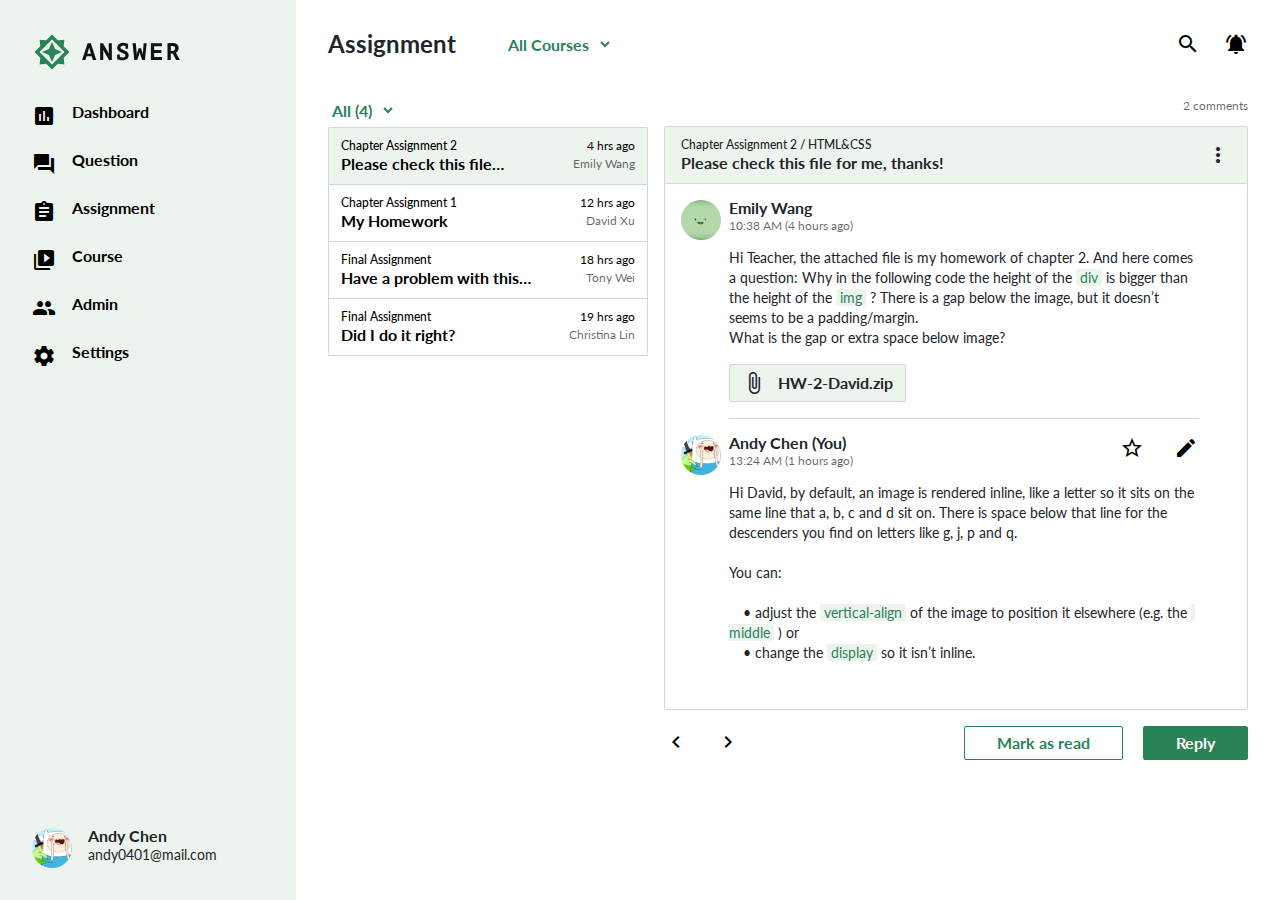
<file: index.html>
<!DOCTYPE html>
<html lang="en">

<head>
  <meta charset="UTF-8">
  <meta name="viewport" content="width=device-width, initial-scale=1.0">
  <meta http-equiv="X-UA-Compatible" content="ie=edge">
  <title>assigment</title>
  <link rel="stylesheet" href="./assets/style/all.css">
  <link href="https://fonts.googleapis.com/css2?family=Lato:ital,wght@0,400;0,700;1,400;1,700&display=swap" rel="stylesheet">
  <link href="https://fonts.googleapis.com/icon?family=Material+Icons" rel="stylesheet">
</head>

<body>
  <div class="d-flex">
    <!-- navbar 開始 -->
    <section class="layoutNav vh-100 position-fixed p-32 bg-light d-flex flex-column">
      <!-- brand logo 開始 -->
      <h1 class="mb-32">
        <a href="#"><img src="assets/images/logo-ANSWER.svg" alt=""></a>
      </h1>
      <!-- brand logo 結束 -->
      <!-- nav item 開始 -->
      <ul class="p-0">
        <li class="mb-24">
          <a href="element.html" class="d-flex">
            <span class="material-icons mr-16">insert_chart</span>
            <p class="font-weight-bold">Dashboard</p>
          </a>
        </li>
        <li class="mb-24">
          <a href="" class="d-flex">
            <span class="material-icons mr-16">question_answer</span>
            <p class="font-weight-bold">Question</p>
          </a>
        </li>
        <li class="mb-24">
          <a href="index.html" id="navIndexPageId" class="d-flex">
            <span class="material-icons mr-16">assignment</span>
            <p class="font-weight-bold">Assignment</p>
          </a>
        </li>
        <li class="mb-24">
          <a href="" class="d-flex">
            <span class="material-icons mr-16">video_library</span>
            <p class="font-weight-bold">Course</p>
          </a>
        </li>
        <li class="mb-24">
          <a href="admin.html" id="navAdminPageId" class="d-flex">
            <span class="material-icons mr-16">people</span>
            <p class="font-weight-bold">Admin</p>
          </a>
        </li>
        <li class="mb-24">
          <a href="" class="d-flex">
            <span class="material-icons mr-16">settings</span>
            <p class="font-weight-bold">Settings</p>
          </a>
        </li>
      </ul>
      <!-- nav item 結束 -->
      <!-- now user info 開始 -->
      <div class="d-flex mt-auto">
        <div class="rounded-img-body mr-16">
          <img src="assets/images/finn.jpg" alt="">
        </div>
        <div class="align-bottom">
          <p class="mb-4 font-weight-bold">Andy Chen</p>
          <p class="font-size-14">andy0401@mail.com</p>
        </div>
      </div>
      <!-- now user info 結束 -->
    </section>
    <!-- navbar 結束 -->
    <div class="layoutMain w-100">
      


<!-- assigment board 開始 -->
<section class="w-100">
  <!-- assigment header 開始 -->
  <div class="mb-12 container p-32 d-flex align-items-center">
    <h2 class="font-size-24 font-weight-bold mr-48">Assignment</h2>
    <select name="" id="" class="form-control w-auto h-auto border-0 p-0 pr-8 text-primary font-weight-bold font-size-16 font-weight-bold mr-auto">
      <option value="">All Courses</option>
    </select>
    <a href="#" class="material-icons mr-24">search</a>
    <a href="#" class="material-icons">notifications_active</a>
  </div>
  <!-- assigment header 結束 -->
  <!-- assigment body 開始 -->
  <div class="container px-32 pb-32 d-flex justify-content-between">
    <!-- body left 開始 -->
    <div class="assigmentListContent mr-16">
      <!-- assigment list selector 開始 -->
      <select name="" id="" class="form-control w-auto h-auto border-0 p-0 pr-8 text-primary font-weight-bold mb-6">
        <option value="">All (<span>4</span>)</option>
      </select>
      <!-- assigment list selector 結束 -->
      <!-- assigment list 開始 -->
      <ul class="list-group">
        <li class="p-12 list-group-item list-group-item-action active">
          <a href="#">
            <div class="mb-4 d-flex w-100 justify-content-between align-items-center">
              <h5 class="font-size-12">Chapter Assignment 2</h5>
              <span class="font-size-12">4 hrs ago</span>
            </div>
            <div class="d-flex w-100 justify-content-between align-items-center">
              <p class="font-size-16 font-weight-bold">Please check this file…</p>
              <p class="font-size-12 text-gray">Emily Wang</p>
            </div>
          </a>
        </li>
        <li class="p-12 list-group-item list-group-item-action">
          <a href="#">
            <div class="mb-4 d-flex w-100 justify-content-between align-items-center">
              <h5 class="font-size-12">Chapter Assignment 1</h5>
              <span class="font-size-12">12 hrs ago</span>
            </div>
            <div class="d-flex w-100 justify-content-between align-items-center">
              <p class="font-size-16 font-weight-bold">My Homework</p>
              <p class="font-size-12 text-gray">David Xu</p>
            </div>
          </a>
        </li>
        <li class="p-12 list-group-item list-group-item-action">
          <a href="#">
            <div class="mb-4 d-flex w-100 justify-content-between align-items-center">
              <h5 class="font-size-12">Final Assignment</h5>
              <span class="font-size-12">18 hrs ago</span>
            </div>
            <div class="d-flex w-100 justify-content-between align-items-center">
              <p class="font-size-16 font-weight-bold">Have a problem with this…</p>
              <p class="font-size-12 text-gray">Tony Wei</p>
            </div>
          </a>
        </li>
        <li class="p-12 list-group-item list-group-item-action">
          <a href="#">
            <div class="mb-4 d-flex w-100 justify-content-between align-items-center">
              <h5 class="font-size-12">Final Assignment</h5>
              <span class="font-size-12">19 hrs ago</span>
            </div>
            <div class="d-flex w-100 justify-content-between align-items-center">
              <p class="font-size-16 font-weight-bold">Did I do it right?</p>
              <p class="font-size-12 text-gray">Christina Lin</p>
            </div>
          </a>
        </li>
      </ul>
      <!-- assigment list 結束 -->
    </div>
    <!-- body left 結束 -->
    <!-- body right 開始 -->
    <div class="h-100 position-relative assigmentCommentContent flex-grow-1">
      <p class="mb-14 font-size-12 text-gray text-right">2 comments</p>
      <!-- comment card 開始 -->
      <div class="card mb-16">
        <div class="card-header d-flex justify-content-between align-items-center">
          <h3>
            <p class="mb-4 font-size-12">Chapter Assignment 2 / HTML&CSS</p>
            <p class="font-size-16 font-weight-bold">Please check this file for me, thanks!</p>
          </h3>
          <a class="btn p-0 material-icons">more_vert</a>
        </div>
        <div class="commentBody overflow-auto card-body pr-5">
          <ul class="list-unstyled">
            <li class="media mb-16">
              <div class="rounded-img-body mr-8">
                <img src="assets/images/bemo.jpg" class="" alt="">
              </div>
              <div class="media-body border-bottom">
                <h6 class="mb-4 font-weight-bold">Emily Wang</h6>
                <p class="font-size-12 text-gray mb-16">10:38 AM (4 hours ago)</p>
                <p class="font-size-14 line-height-20 pre-line mb-16">Hi Teacher, the attached file is my homework of chapter 2. And here comes a question: Why in the following code the height of the <span class="bg-light text-primary rounded-sm pre-wrap"> div </span> is bigger than the height of the <span class="bg-light text-primary rounded-sm pre-wrap"> img </span> ? There is a gap below the image, but it doesn’t seems to be a padding/margin.
                  What is the gap or extra space below image?</p>
                <button type="button" class="btn btn-light border-secondary mb-16">
                  <span class="material-icons mr-8 align-middle">attach_file</span>
                  <span class="align-middle font-weight-bold">HW-2-David.zip</span>
                </button>
              </div>
            </li>
            <li class="media">
              <div class="rounded-img-body mr-8">
                <img src="assets/images/finn.jpg" class="" alt="">
              </div>
              <div class="media-body">
                <div class="d-flex">
                  <div>
                    <h6 class="mb-4 font-weight-bold">Andy Chen (You)</h6>
                    <p class="font-size-12 text-gray mb-16">13:24 AM (1 hours ago)</p>
                  </div>
                  <div class="ml-auto">
                      <button type="button" class="btn btn-link p-0 mr-24 material-icons">star_border</button>
                      <button type="button" class="btn btn-link p-0 material-icons">create</button>
                  </div>
                </div>
                <p class="font-size-14 line-height-20 pre-line mb-16">Hi David, by default, an image is rendered inline, like a letter so it sits on the same line that a, b, c and d sit on. There is space below that line for the descenders you find on letters like g, j, p and q.
                  
                  You can:
    
                    　• adjust the <span class="bg-light text-primary rounded-sm pre-wrap"> vertical-align </span> of the image to position it elsewhere (e.g. the <span class="bg-light text-primary rounded-sm pre-wrap"> middle </span> ) or
                    　• change the <span class="bg-light text-primary rounded-sm pre-wrap"> display </span> so it isn’t inline.</p>
              </div>
            </li>
          </ul>
        </div>
      </div>
      <div class="d-flex align-items-center justify-content-between">
        <div>
          <a href="" class="material-icons mr-24">navigate_before</a>
          <a href="" class="material-icons">navigate_next</a>
        </div>
        <div>
          <button type="button" class="ml-auto mr-16 btn btn-outline-primary font-weight-bold px-32 py-8">Mark as read</button>
          <button type="button" class="box-shadow-0 showReplyForm btn btn-primary font-weight-bold px-32 py-8">Reply</button>
        </div>
      </div>
      <!-- fixed-bottom -->
      <!-- replay textarea 開始 -->
      <div class="replyForm card w-100 position-absolute h-50 fixed-bottom border d-none">
        <div class="card-header border-top px-24 py-16 d-flex">
          <select name="" id="" class="form-control bg-transparent w-auto h-auto border-0 p-0 pr-8 text-primary font-weight-bold font-size-16 font-weight-bold mr-24">
            <option value="">Body Text</option>
          </select>
          <span class="material-icons mr-24">format_bold</span>
          <span class="material-icons mr-24">format_italic</span>
          <span class="material-icons mr-24">format_list_bulleted</span>
          <span class="material-icons mr-24">format_list_numbered</span>
          <span class="material-icons mr-24">insert_photo</span>
          <span class="material-icons mr-24">link</span>
          <span class="material-icons mr-24">code</span>
        </div>
        <form class="card-body d-flex justify-content-between flex-column">
          <textarea class="form-control card-text text-gray h-75 w-100 border-0" name="" id="" cols="" rows="">Reply an answer…</textarea>
          <div class="text-right">
            <button type="button" class="cancelReplyForm ml-auto mr-16 btn btn-outline-primary font-weight-bold px-32 py-8">Cancel</button>
            <button type="submit" class="btn btn-primary font-weight-bold px-32 py-8">Reply</button>
          </div>
        </form>
      </div>
      <!-- comment card 結束 -->
    </div>
    <!-- body right 結束 -->
  </div>
  <!-- assigment body 結束 -->
  
</section>
<!-- assigment board 結束 -->

    </div>
  </div>
  <script src="https://code.jquery.com/jquery-3.5.1.slim.min.js" integrity="sha384-DfXdz2htPH0lsSSs5nCTpuj/zy4C+OGpamoFVy38MVBnE+IbbVYUew+OrCXaRkfj" crossorigin="anonymous"></script>
  <script src="https://cdn.jsdelivr.net/npm/popper.js@1.16.0/dist/umd/popper.min.js" integrity="sha384-Q6E9RHvbIyZFJoft+2mJbHaEWldlvI9IOYy5n3zV9zzTtmI3UksdQRVvoxMfooAo" crossorigin="anonymous"></script>
  <script src="https://stackpath.bootstrapcdn.com/bootstrap/4.5.0/js/bootstrap.min.js" integrity="sha384-OgVRvuATP1z7JjHLkuOU7Xw704+h835Lr+6QL9UvYjZE3Ipu6Tp75j7Bh/kR0JKI" crossorigin="anonymous"></script>
  <script src="assets/js/all.js"></script>
</body>

</html>
</file>
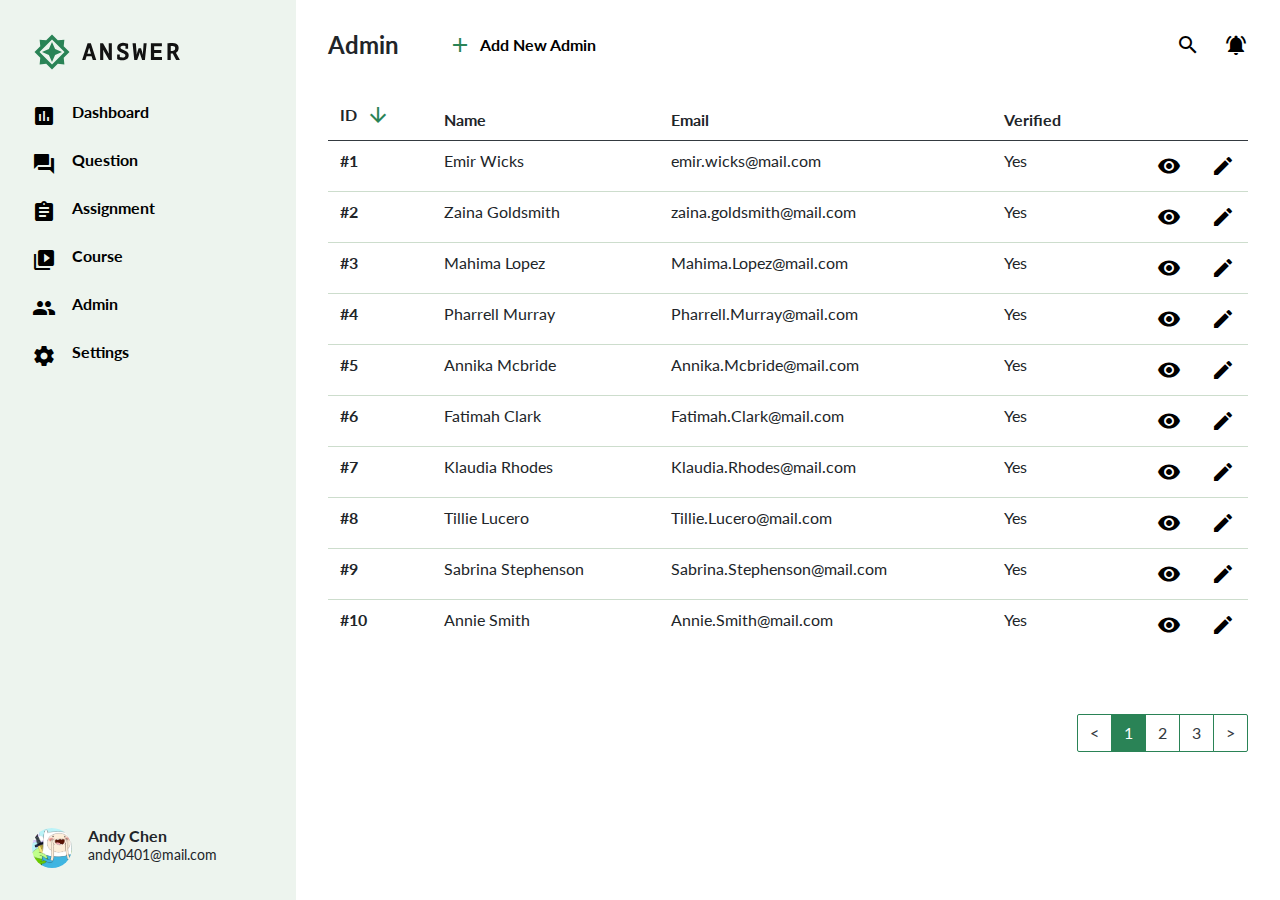
<file: admin.html>
<!DOCTYPE html>
<html lang="en">

<head>
  <meta charset="UTF-8">
  <meta name="viewport" content="width=device-width, initial-scale=1.0">
  <meta http-equiv="X-UA-Compatible" content="ie=edge">
  <title>admin</title>
  <link rel="stylesheet" href="./assets/style/all.css">
  <link href="https://fonts.googleapis.com/css2?family=Lato:ital,wght@0,400;0,700;1,400;1,700&display=swap" rel="stylesheet">
  <link href="https://fonts.googleapis.com/icon?family=Material+Icons" rel="stylesheet">
</head>

<body>
  <div class="d-flex">
    <!-- navbar 開始 -->
    <section class="layoutNav vh-100 position-fixed p-32 bg-light d-flex flex-column">
      <!-- brand logo 開始 -->
      <h1 class="mb-32">
        <a href="#"><img src="assets/images/logo-ANSWER.svg" alt=""></a>
      </h1>
      <!-- brand logo 結束 -->
      <!-- nav item 開始 -->
      <ul class="p-0">
        <li class="mb-24">
          <a href="element.html" class="d-flex">
            <span class="material-icons mr-16">insert_chart</span>
            <p class="font-weight-bold">Dashboard</p>
          </a>
        </li>
        <li class="mb-24">
          <a href="" class="d-flex">
            <span class="material-icons mr-16">question_answer</span>
            <p class="font-weight-bold">Question</p>
          </a>
        </li>
        <li class="mb-24">
          <a href="index.html" id="navIndexPageId" class="d-flex">
            <span class="material-icons mr-16">assignment</span>
            <p class="font-weight-bold">Assignment</p>
          </a>
        </li>
        <li class="mb-24">
          <a href="" class="d-flex">
            <span class="material-icons mr-16">video_library</span>
            <p class="font-weight-bold">Course</p>
          </a>
        </li>
        <li class="mb-24">
          <a href="admin.html" id="navAdminPageId" class="d-flex">
            <span class="material-icons mr-16">people</span>
            <p class="font-weight-bold">Admin</p>
          </a>
        </li>
        <li class="mb-24">
          <a href="" class="d-flex">
            <span class="material-icons mr-16">settings</span>
            <p class="font-weight-bold">Settings</p>
          </a>
        </li>
      </ul>
      <!-- nav item 結束 -->
      <!-- now user info 開始 -->
      <div class="d-flex mt-auto">
        <div class="rounded-img-body mr-16">
          <img src="assets/images/finn.jpg" alt="">
        </div>
        <div class="align-bottom">
          <p class="mb-4 font-weight-bold">Andy Chen</p>
          <p class="font-size-14">andy0401@mail.com</p>
        </div>
      </div>
      <!-- now user info 結束 -->
    </section>
    <!-- navbar 結束 -->
    <div class="layoutMain w-100">
      <!-- assigment board 開始 -->
<section class="w-100">
<!-- assigment header 開始 -->
<div class="container p-32 d-flex align-items-center">
    <h2 class="font-size-24 font-weight-bold mr-48">Admin</h2>
    <button type="button" class="btn btn-link p-0 font-weight-bold font-size-16 mr-auto d-flex align-items-center" data-toggle="modal" data-target="#modalNewAdminId">
        <span class="text-primary material-icons mr-8">add</span>
        Add New Admin
    </button>
    <a href="#" class="material-icons mr-24">search</a>
    <a href="#" class="material-icons">notifications_active</a>
</div>
<!-- assigment header 結束 -->
<!-- assigment body 開始 -->
<div class="container px-32 pb-32">
    <table class="table table-hover mb-64">
        <thead>
          <tr>
            <th class="border-0" scope="col">
                <span class="d-flex align-items-center d-block">ID
                    <button type="button"class="ml-8 material-icons font-size-12 btn btn-link p-0 text-primary">arrow_downward</button>
                </span>
            </th>
            <th class="border-0" scope="col">Name</th>
            <th class="border-0" scope="col">Email</th>
            <th class="border-0" scope="col">Verified</th>
            <th class="border-0" scope="col"></th>
          </tr>
        </thead>
        <tbody>
          <tr>
            <th class="border-dark" scope="row">#1</th>
            <td class="border-dark">Emir Wicks</td>
            <td class="border-dark">emir.wicks@mail.com</td>
            <td class="border-dark">Yes</td>
            <td class="text-right border-dark">
                <button type="button" class="material-icons mr-24 btn btn-link p-0" data-toggle="modal" data-target="#modalAdminViewId">visibility</button>
                <button type="button" class="material-icons btn btn-link p-0" data-toggle="modal" data-target="#modalEditId">create</button>
            </td>
          </tr>
          <tr>
            <th scope="row">#2</th>
            <td>Zaina Goldsmith</td>
            <td>zaina.goldsmith@mail.com</td>
            <td>Yes</td>
            <td class="text-right">
                <button type="button" class="material-icons mr-24 btn btn-link p-0" data-toggle="modal" data-target="#modalAdminViewId">visibility</button>
                <button type="button" class="material-icons btn btn-link p-0" data-toggle="modal" data-target="#modalEditId">create</button>
            </td>
          </tr>
          <tr>
            <th scope="row">#3</th>
            <td>Mahima Lopez</td>
            <td>Mahima.Lopez@mail.com</td>
            <td>Yes</td>
            <td class="text-right">
                <button type="button" class="material-icons mr-24 btn btn-link p-0" data-toggle="modal" data-target="#modalAdminViewId">visibility</button>
                <button type="button" class="material-icons btn btn-link p-0" data-toggle="modal" data-target="#modalEditId">create</button>
            </td>
          </tr>
          <tr>
              <th scope="row">#4</th>
              <td>Pharrell Murray</td>
              <td>Pharrell.Murray@mail.com</td>
              <td>Yes</td>
              <td class="text-right">
                  <button type="button" class="material-icons mr-24 btn btn-link p-0" data-toggle="modal" data-target="#modalAdminViewId">visibility</button>
                  <button type="button" class="material-icons btn btn-link p-0" data-toggle="modal" data-target="#modalEditId">create</button>
                </td>
          </tr>
          <tr>
              <th scope="row">#5</th>
              <td>Annika Mcbride</td>
              <td>Annika.Mcbride@mail.com</td>
              <td>Yes</td>
              <td class="text-right">
                  <button type="button" class="material-icons mr-24 btn btn-link p-0" data-toggle="modal" data-target="#modalAdminViewId">visibility</button>
                  <button type="button" class="material-icons btn btn-link p-0" data-toggle="modal" data-target="#modalEditId">create</button>
                </td>
          </tr>
          <tr>
              <th scope="row">#6</th>
              <td>Fatimah Clark</td>
              <td>Fatimah.Clark@mail.com</td>
              <td>Yes</td>
              <td class="text-right">
                  <button type="button" class="material-icons mr-24 btn btn-link p-0" data-toggle="modal" data-target="#modalAdminViewId">visibility</button>
                  <button type="button" class="material-icons btn btn-link p-0" data-toggle="modal" data-target="#modalEditId">create</button>
                </td>
          </tr>
          <tr>
              <th scope="row">#7</th>
              <td>Klaudia Rhodes</td>
              <td>Klaudia.Rhodes@mail.com</td>
              <td>Yes</td>
              <td class="text-right">
                  <button type="button" class="material-icons mr-24 btn btn-link p-0" data-toggle="modal" data-target="#modalAdminViewId">visibility</button>
                  <button type="button" class="material-icons btn btn-link p-0" data-toggle="modal" data-target="#modalEditId">create</button>
                </td>
          </tr>
          <tr>
              <th scope="row">#8</th>
              <td>Tillie Lucero</td>
              <td>Tillie.Lucero@mail.com</td>
              <td>Yes</td>
              <td class="text-right">
                  <button type="button" class="material-icons mr-24 btn btn-link p-0" data-toggle="modal" data-target="#modalAdminViewId">visibility</button>
                  <button type="button" class="material-icons btn btn-link p-0" data-toggle="modal" data-target="#modalEditId">create</button>
                </td>
          </tr>
          <tr>
              <th scope="row">#9</th>
              <td>Sabrina Stephenson</td>
              <td>Sabrina.Stephenson@mail.com</td>
              <td>Yes</td>
              <td class="text-right">
                  <button type="button" class="material-icons mr-24 btn btn-link p-0" data-toggle="modal" data-target="#modalAdminViewId">visibility</button>
                  <button type="button" class="material-icons btn btn-link p-0" data-toggle="modal" data-target="#modalEditId">create</button>
                </td>
          </tr>
          <tr>
              <th scope="row">#10</th>
              <td>Annie Smith</td>
              <td>Annie.Smith@mail.com</td>
              <td>Yes</td>
              <td class="text-right">
                  <button type="button" class="material-icons mr-24 btn btn-link p-0" data-toggle="modal" data-target="#modalAdminViewId">visibility</button>
                  <button type="button" class="material-icons btn btn-link p-0" data-toggle="modal" data-target="#modalEditId">create</button>
                </td>
          </tr>
        </tbody>
    </table>
    <!-- Edit Modal 開始 -->
    <div class="modal fade" id="modalEditId" data-backdrop="static" data-keyboard="false" tabindex="-1" role="dialog" aria-labelledby="modalEditIdLabel" aria-hidden="true">
        <div class="modal-dialog modal-dialog-scrollable">
            <div class="modal-content">
                <div class="modal-header pb-16 border-0">
                    <h4 class="modal-title font-weight-bold" id="modalEditIdLabel">Edit Admin</h4>
                    <button type="button" class="close" data-dismiss="modal" aria-label="Close">
                        <span aria-hidden="true">&times;</span>
                    </button>
                </div>
                <div class="modal-body pt-16 pb-0">
                    <form action="">
                        <h5 class="mb-16 font-weight-bold">Account</h5>
                        <div class="form-group">
                            <label class="font-size-14 mb-4" for="exampleInputEmail1">Name</label>
                            <input type="email" class="mb-16 form-control form-control-lg bg-light border-0 rounded-0" id="exampleInputEmail1" aria-describedby="emailHelp" placeholder="Emir Wicks">
                        </div>
                        <div class="form-group border-bottom">
                            <label class="font-size-14 mb-4" for="exampleInputPassword1">Email</label>
                            <input type="password" class="mb-24 form-control form-control-lg bg-light border-0 rounded-0" id="exampleInputPassword1" placeholder="emir.wicks@mail.com">
                        </div>
                        <div class="border-bottom mb-24">
                            <h5 class="mb-16 font-weight-bold">Verification</h5>
                            <div class="d-flex align-items-center mb-18">
                                <span class="material-icons mr-10">check_circle</span>
                                <p>Verified</p>
                                <p class="ml-auto">2020/4/12</p>
                            </div>
                            <button class="mb-24 btn btn-outline-secondary btn-lg btn-block rounded-0">Send Verification Mail</button>
                        </div>
                        <div class="mb-24 border-bottom">
                            <div class="form-group">
                                <label for="exampleFormControlSelect2">
                                    <h5 class="mb-16 font-weight-bold">Access Level</h5>
                                </label>
                                <select class="mb-24 form-control form-control-lg rounded-0 border-dark" id="exampleFormControlSelect2">
                                <option>Admin</option>
                                <option>咩咩咩</option>
                                <option>哞哞哞</option>
                                </select>
                            </div>
                        </div>
                        <div class="mb-24 border-bottom">
                            <h5 class="mb-16 font-weight-bold">Custom Access</h5>
                            <div class="form-check form-group">
                                <input type="checkbox" class="form-check-input" id="exampleCheck1">
                                <label class="form-check-label ml-8" for="exampleCheck1">Lecture</label>
                            </div>
                            <div class="form-check form-group">
                                <input type="checkbox" class="form-check-input" id="exampleCheck2">
                                <label class="form-check-label ml-8" for="exampleCheck2">Coupon</label>
                            </div>
                            <div class="form-check form-group">
                                <input type="checkbox" class="form-check-input" id="exampleCheck3">
                                <label class="form-check-label ml-8" for="exampleCheck3">Message</label>
                            </div>
                            <div class="form-check form-group">
                                <input type="checkbox" class="form-check-input" id="exampleCheck4">
                                <label class="form-check-label ml-8" for="exampleCheck4">Setting</label>
                            </div>
                            <div class="form-check form-group mb-24">
                                <input type="checkbox" class="form-check-input" id="exampleCheck5">
                                <label class="form-check-label ml-8" for="exampleCheck5">Task menu</label>
                            </div>
                        </div>
                        <div class="mb-48">
                            <h5 class="mb-18 font-weight-bold">Deactivate Account</h5>
                            <div class="mb-18 d-flex align-items-center text-danger">
                                <span class="material-icons mr-8">warning</span>
                                <p>This cannot be undone!</p>
                            </div>
                            <button class="btn btn-outline-danger btn-lg btn-block rounded-0 font-weight-bold">Deactivate This Account</button>
                        </div>
                    </form>
                </div>
                <div class="modal-footer border-0 pt-0 pb-16 px-32">
                    <button type="button" class="my-0 px-32 py-8 btn btn-outline-primary font-weight-bold" data-dismiss="modal">Cancel</button>
                    <button type="button" class="my-0 px-32 py-8 btn btn-primary font-weight-bold">Update</button>
                </div>
            </div>
        </div>
    </div>
    <!-- Edit Modal 結束 -->
    <!-- New Modal 開始 -->
    <div class="modal fade" id="modalNewAdminId" data-backdrop="static" data-keyboard="false" tabindex="-1" role="dialog" aria-labelledby="modalEditIdLabel" aria-hidden="true">
        <div class="modal-dialog modal-dialog-scrollable">
            <div class="modal-content">
                <div class="modal-header pb-16 border-0">
                    <h4 class="modal-title font-weight-bold" id="modalEditIdLabel">New Admin</h4>
                    <button type="button" class="close" data-dismiss="modal" aria-label="Close">
                        <span aria-hidden="true">&times;</span>
                    </button>
                </div>
                <div class="modal-body pt-16 pb-0">
                    <form action="">
                        <h5 class="mb-16 font-weight-bold">Account</h5>
                        <div class="form-group">
                            <label class="font-size-14 mb-4" for="newAdminName1">Name</label>
                            <input type="text" class="mb-16 form-control form-control-lg border-dark rounded-0" id="newAdminName1" placeholder="">
                        </div>
                        <div class="form-group border-bottom">
                            <label class="font-size-14 mb-4" for="newAdminEmail1">Email</label>
                            <input type="email" class="mb-24 form-control form-control-lg border-dark rounded-0" id="newAdminEmail1" placeholder="">
                        </div>
                        <div class="border-bottom mb-24">
                            <h5 class="mb-16 font-weight-bold">Verification</h5>
                            <div class="d-flex align-items-center mb-18">
                                <span class="material-icons mr-10 text-danger">warning</span>
                                <p class="font-weight-bold">Unverified</p>
                                <p class="ml-auto"></p>
                            </div>
                            <button class="mb-24 btn btn-outline-secondary text-primary btn-lg font-size-16 btn-block rounded-0">Send Verification Mail</button>
                        </div>
                        <div class="mb-24 border-bottom">
                            <div class="form-group">
                                <label for="exampleFormControlSelect2">
                                    <h5 class="mb-16 font-weight-bold">Access Level</h5>
                                </label>
                                <select class="mb-24 form-control form-control-lg font-size-16 rounded-0 border-dark" id="exampleFormControlSelect2">
                                <option>-Choose access level-</option>
                                <option>咩咩咩</option>
                                <option>哞哞哞</option>
                                </select>
                            </div>
                        </div>
                        <div class="mb-32">
                            <h5 class="mb-16 font-weight-bold">Custom Access</h5>
                            <div class="form-check form-group">
                                <input type="checkbox" class="form-check-input" id="exampleCheck1">
                                <label class="form-check-label ml-8" for="exampleCheck1">Lecture</label>
                            </div>
                            <div class="form-check form-group">
                                <input type="checkbox" class="form-check-input" id="exampleCheck2">
                                <label class="form-check-label ml-8" for="exampleCheck2">Coupon</label>
                            </div>
                            <div class="form-check form-group">
                                <input type="checkbox" class="form-check-input" id="exampleCheck3">
                                <label class="form-check-label ml-8" for="exampleCheck3">Message</label>
                            </div>
                            <div class="form-check form-group">
                                <input type="checkbox" class="form-check-input" id="exampleCheck4">
                                <label class="form-check-label ml-8" for="exampleCheck4">Setting</label>
                            </div>
                            <div class="form-check form-group mb-24">
                                <input type="checkbox" class="form-check-input" id="exampleCheck5">
                                <label class="form-check-label ml-8" for="exampleCheck5">Task menu</label>
                            </div>
                        </div>
                    </form>
                </div>
                <div class="modal-footer border-0 py-16 px-32">
                    <button type="button" class="my-0 px-32 py-8 btn btn-outline-primary font-weight-bold" data-dismiss="modal">Cancel</button>
                    <button type="button" class="my-0 px-32 py-8 btn btn-primary font-weight-bold">Update</button>
                </div>
            </div>
        </div>
    </div>
    <!-- New Modal 結束 -->
    <!-- View Modal 開始 -->
    <div class="modal fade" id="modalAdminViewId" data-backdrop="static" data-keyboard="false" tabindex="-1" role="dialog" aria-labelledby="modalEditIdLabel" aria-hidden="true">
        <div class="modal-dialog">
            <div class="modal-content">
                <div class="modal-header border-0 p-0"></div>
                <div class="modal-body">
                    <div class="media">
                        <div class="square-img-body mr-24">
                            <img src="assets/images/jakeDog.jpg" alt="">
                        </div>
                        <div class="media-body">
                            <div class="mb-8">
                                <span class="font-size-16 ">#1</span>
                                <button type="button" class="close" data-dismiss="modal" aria-label="Close">
                                    <span aria-hidden="true">&times;</span>
                                </button>
                            </div>
                          
                            <p>Admin</p>
                            <p class="font-size-24 font-weight-bold mb-8">Emir Wicks</p>
                            <p class="font-size-14 text-gray mb-16">emir.wicks@mail.com</p>
                            <div class="d-flex align-items-center">
                                <button class="btn btn-light" type="button">verified</button>
                                <button id="adminViewToggleId" class="rotate-180 ml-auto material-icons btn btn-link text-primary" type="button">expand_less</button>
                            </div>
                        </div>
                    </div>
                </div>
                <div id="adminViewModalFooterId" class="d-none modal-footer border-0 pt-0 px-32">
                    <button type="button" class="my-0 px-32 py-8 btn btn-outline-danger font-weight-bold" data-dismiss="modal">Deactivate</button>
                    <button type="button" class="my-0 px-32 py-8 btn btn-primary font-weight-bold" data-dismiss="modal" data-toggle="modal" data-target="#modalEditId">Edit</button>
                </div>
            </div>
        </div>
    </div>
    <!-- View Modal 結束 -->
    <!-- pagination 開始 -->
    <nav aria-label="Page navigation">
        <ul class="pagination d-flex justify-content-end">
          <li class="page-item"><a class="page-link" href="#"><</a></li>
          <li class="page-item"><a class="page-link bg-primary text-white" href="#">1</a></li>
          <li class="page-item"><a class="page-link" href="#">2</a></li>
          <li class="page-item"><a class="page-link" href="#">3</a></li>
          <li class="page-item"><a class="page-link" href="#">></a></li>
        </ul>
    </nav>
    <!-- pagination 結束 -->
<!-- assigment body 結束 -->

</section>
<!-- assigment board 結束 -->
  
    </div>
  </div>
  <script src="https://code.jquery.com/jquery-3.5.1.slim.min.js" integrity="sha384-DfXdz2htPH0lsSSs5nCTpuj/zy4C+OGpamoFVy38MVBnE+IbbVYUew+OrCXaRkfj" crossorigin="anonymous"></script>
  <script src="https://cdn.jsdelivr.net/npm/popper.js@1.16.0/dist/umd/popper.min.js" integrity="sha384-Q6E9RHvbIyZFJoft+2mJbHaEWldlvI9IOYy5n3zV9zzTtmI3UksdQRVvoxMfooAo" crossorigin="anonymous"></script>
  <script src="https://stackpath.bootstrapcdn.com/bootstrap/4.5.0/js/bootstrap.min.js" integrity="sha384-OgVRvuATP1z7JjHLkuOU7Xw704+h835Lr+6QL9UvYjZE3Ipu6Tp75j7Bh/kR0JKI" crossorigin="anonymous"></script>
  <script src="assets/js/all.js"></script>
</body>

</html>
</file>
